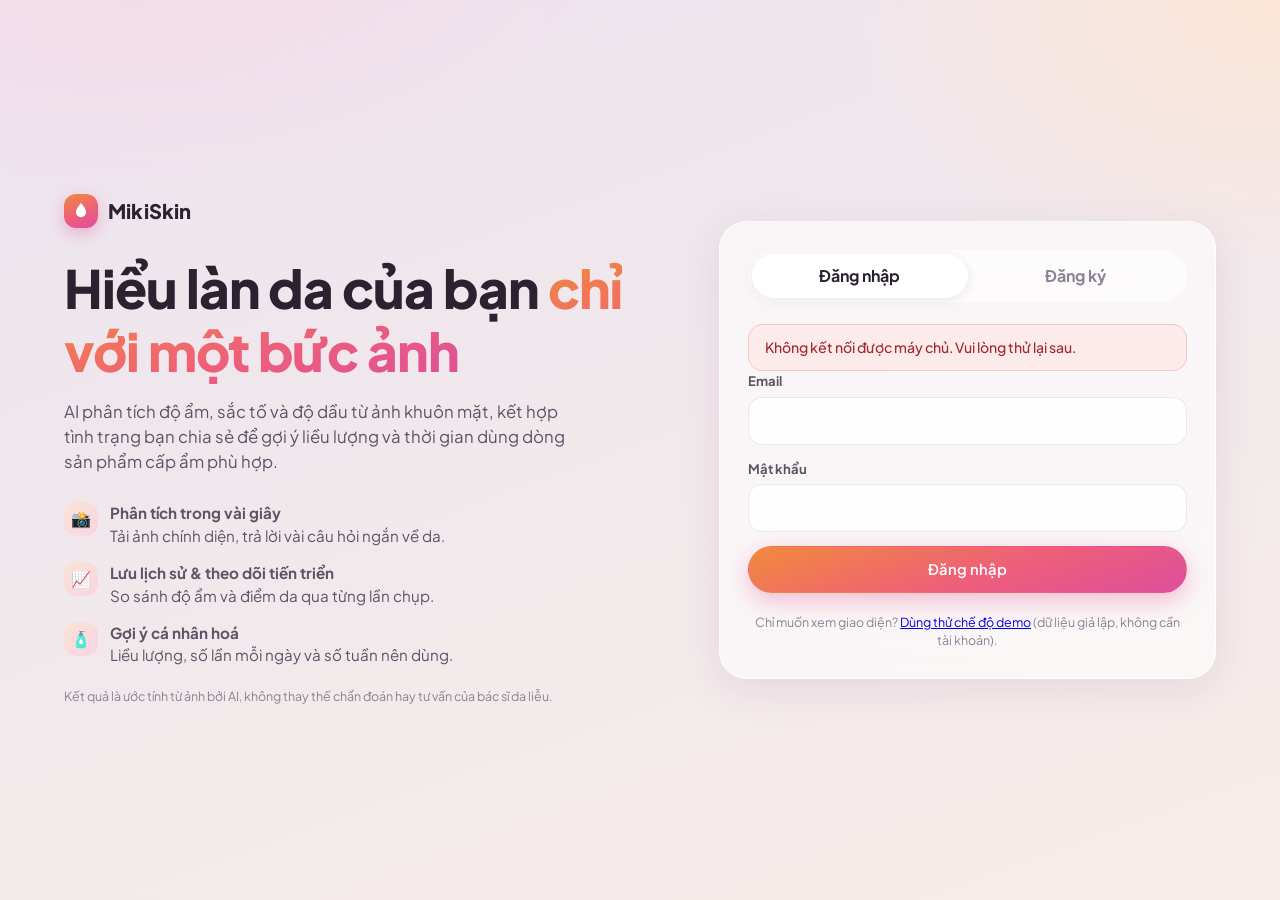
<file: index.html>
<!DOCTYPE html>
<html lang="vi">
<head>
  <meta charset="utf-8">
  <meta name="viewport" content="width=device-width, initial-scale=1, viewport-fit=cover">
  <title>MikiSkin — Phân tích da bằng AI</title>
  <meta name="description" content="Tải ảnh khuôn mặt, nhận phân tích độ ẩm, sắc tố và gợi ý liều lượng sản phẩm cấp ẩm phù hợp với làn da của bạn.">

  <!-- PWA: cài lên màn hình chính, mở như app riêng (standalone) -->
  <link rel="manifest" href="manifest.json">
  <meta name="theme-color" content="#e8722f">
  <meta name="mobile-web-app-capable" content="yes">
  <!-- iOS/Safari: các thẻ dưới đây không nằm trong chuẩn manifest, iOS chỉ đọc riêng qua meta -->
  <meta name="apple-mobile-web-app-capable" content="yes">
  <meta name="apple-mobile-web-app-status-bar-style" content="black-translucent">
  <meta name="apple-mobile-web-app-title" content="MikiSkin">
  <link rel="apple-touch-icon" href="assets/icons/apple-touch-icon.png">

  <link rel="preconnect" href="https://fonts.googleapis.com">
  <link rel="preconnect" href="https://fonts.gstatic.com" crossorigin>
  <link href="https://fonts.googleapis.com/css2?family=Plus+Jakarta+Sans:wght@400;500;600;700;800&display=swap" rel="stylesheet">
  <link rel="stylesheet" href="assets/css/style.css">
  <link rel="icon" href="data:image/svg+xml,%3Csvg xmlns='http://www.w3.org/2000/svg' viewBox='0 0 100 100'%3E%3Ctext y='.9em' font-size='90'%3E💧%3C/text%3E%3C/svg%3E">
</head>
<body>
  <main class="landing">
    <section class="hero">
      <div class="brand">
        <span class="brand-mark" aria-hidden="true">
          <svg viewBox="0 0 24 24" fill="currentColor"><path d="M12 2.5c3.6 4.3 6 7.6 6 10.9A6 6 0 0 1 6 13.4C6 10.1 8.4 6.8 12 2.5Z"/></svg>
        </span>
        <span data-brand>MikiSkin</span>
      </div>
      <h1>Hiểu làn da của bạn <em>chỉ với một bức ảnh</em></h1>
      <p class="lead">AI phân tích độ ẩm, sắc tố và độ dầu từ ảnh khuôn mặt, kết hợp tình trạng bạn chia sẻ để gợi ý liều lượng và thời gian dùng dòng sản phẩm cấp ẩm phù hợp.</p>
      <ul class="feature-list">
        <li><span class="ico" aria-hidden="true">📸</span><span><b>Phân tích trong vài giây</b><br>Tải ảnh chính diện, trả lời vài câu hỏi ngắn về da.</span></li>
        <li><span class="ico" aria-hidden="true">📈</span><span><b>Lưu lịch sử &amp; theo dõi tiến triển</b><br>So sánh độ ẩm và điểm da qua từng lần chụp.</span></li>
        <li><span class="ico" aria-hidden="true">🧴</span><span><b>Gợi ý cá nhân hoá</b><br>Liều lượng, số lần mỗi ngày và số tuần nên dùng.</span></li>
      </ul>
      <p class="disclaimer">Kết quả là ước tính từ ảnh bởi AI, không thay thế chẩn đoán hay tư vấn của bác sĩ da liễu.</p>
      <button type="button" class="btn btn-sm" data-pwa-install hidden style="margin-top:14px">Cài đặt ứng dụng</button>
    </section>

    <section class="card auth-card" aria-labelledby="auth-title">
      <h2 id="auth-title" class="sr-only">Đăng nhập hoặc đăng ký</h2>
      <div class="auth-tabs" role="tablist">
        <button type="button" role="tab" id="tab-login" aria-selected="true" aria-controls="form-login">Đăng nhập</button>
        <button type="button" role="tab" id="tab-register" aria-selected="false" aria-controls="form-register">Đăng ký</button>
      </div>

      <div id="auth-error" class="alert alert-error" role="alert" hidden></div>

      <form id="form-login" autocomplete="on" novalidate>
        <div class="field">
          <label for="login-email">Email</label>
          <input class="input" id="login-email" name="email" type="email" autocomplete="email" required>
        </div>
        <div class="field">
          <label for="login-password">Mật khẩu</label>
          <input class="input" id="login-password" name="password" type="password" autocomplete="current-password" required>
        </div>
        <button class="btn btn-primary btn-block" type="submit">Đăng nhập</button>
      </form>

      <form id="form-register" autocomplete="on" novalidate hidden>
        <div class="field">
          <label for="reg-name">Họ tên</label>
          <input class="input" id="reg-name" name="name" type="text" autocomplete="name" maxlength="100" required>
        </div>
        <div class="field">
          <label for="reg-email">Email</label>
          <input class="input" id="reg-email" name="email" type="email" autocomplete="email" required>
        </div>
        <div class="field">
          <label for="reg-password">Mật khẩu</label>
          <input class="input" id="reg-password" name="password" type="password" autocomplete="new-password" minlength="8" required>
          <span class="hint">Tối thiểu 8 ký tự.</span>
        </div>
        <label class="consent">
          <input type="checkbox" id="reg-consent" name="consent">
          <span>Tôi đồng ý cho phép lưu ảnh khuôn mặt và dữ liệu về da của tôi, và gửi ảnh tới nhà cung cấp AI (Anthropic) để phân tích. Tôi có thể xoá dữ liệu bất cứ lúc nào trong mục Lịch sử.</span>
        </label>
        <button class="btn btn-primary btn-block" type="submit">Tạo tài khoản</button>
      </form>

      <p class="disclaimer" style="text-align:center">
        Chỉ muốn xem giao diện? <a href="app.html?demo=1">Dùng thử chế độ demo</a> (dữ liệu giả lập, không cần tài khoản).
      </p>
    </section>
  </main>

  <script src="assets/js/config.js"></script>
  <script src="assets/js/api.js"></script>
  <script src="assets/js/auth.js"></script>
  <script src="assets/js/pwa.js"></script>
</body>
</html>
</file>
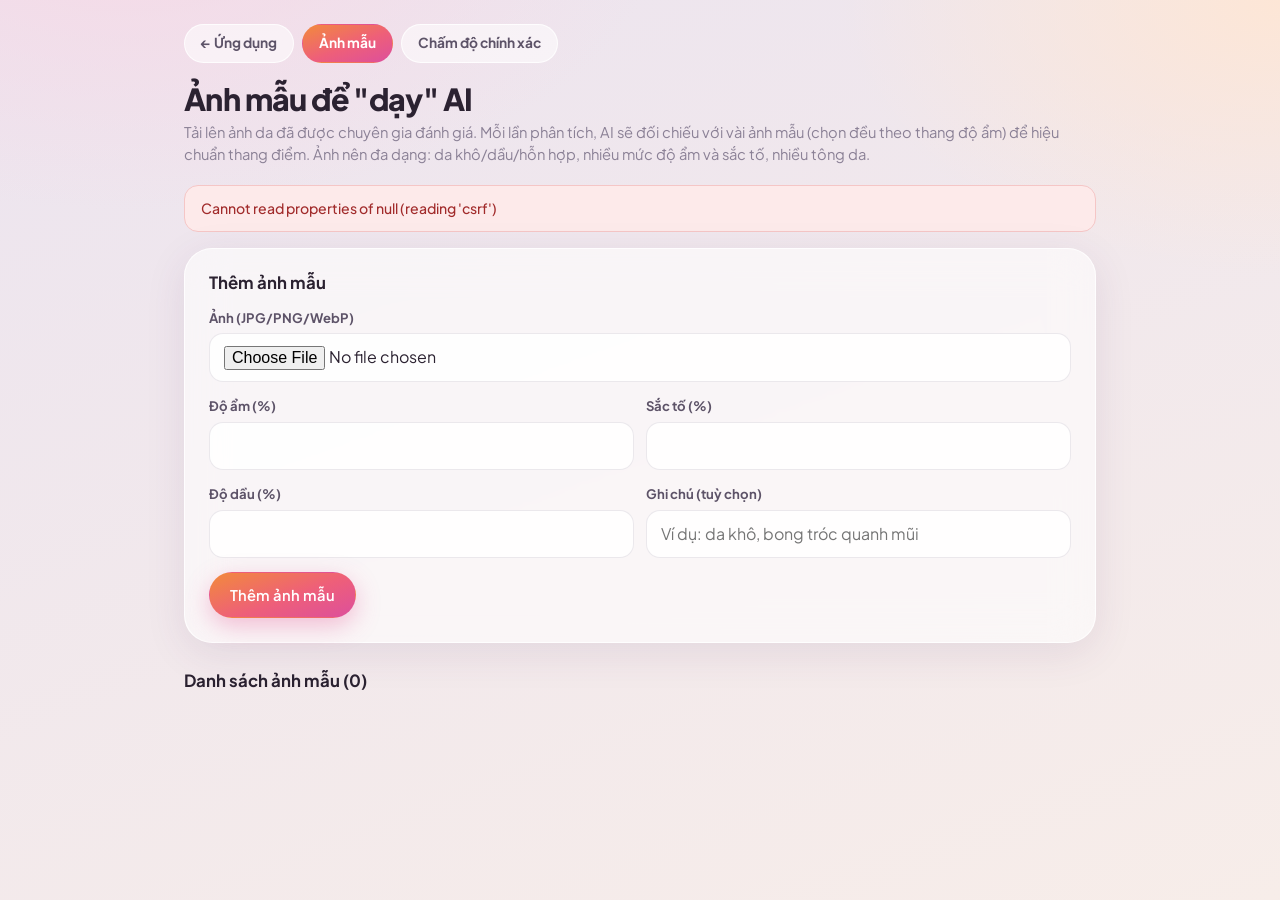
<file: admin/index.html>
<!DOCTYPE html>
<html lang="vi">
<head>
  <meta charset="utf-8">
  <meta name="viewport" content="width=device-width, initial-scale=1">
  <title>Quản trị ảnh mẫu — MikiSkin</title>
  <meta name="robots" content="noindex, nofollow">
  <link href="https://fonts.googleapis.com/css2?family=Plus+Jakarta+Sans:wght@400;500;600;700;800&display=swap" rel="stylesheet">
  <link rel="stylesheet" href="../assets/css/style.css">
</head>
<body>
  <div class="admin-wrap">
    <nav class="admin-nav" aria-label="Quản trị">
      <a href="../app.html">← Ứng dụng</a>
      <a href="index.html" aria-current="page">Ảnh mẫu</a>
      <a href="benchmark.html">Chấm độ chính xác</a>
    </nav>
    <h1 class="page-title">Ảnh mẫu để "dạy" AI</h1>
    <p class="page-sub">Tải lên ảnh da đã được chuyên gia đánh giá. Mỗi lần phân tích, AI sẽ đối chiếu với vài ảnh mẫu (chọn đều theo thang độ ẩm) để hiệu chuẩn thang điểm. Ảnh nên đa dạng: da khô/dầu/hỗn hợp, nhiều mức độ ẩm và sắc tố, nhiều tông da.</p>

    <div id="admin-error" class="alert alert-error" role="alert" hidden style="margin-bottom:16px"></div>

    <section class="card" id="add-card">
      <h2 class="card-title" style="margin-bottom:14px">Thêm ảnh mẫu</h2>
      <form id="add-form" novalidate>
        <div class="field">
          <label for="ref-image">Ảnh (JPG/PNG/WebP)</label>
          <input class="input" id="ref-image" name="image" type="file" accept="image/jpeg,image/png,image/webp" required>
        </div>
        <div class="row">
          <div class="field"><label for="ref-h">Độ ẩm (%)</label><input class="input" id="ref-h" name="hydration_pct" type="number" min="0" max="100" required></div>
          <div class="field"><label for="ref-p">Sắc tố (%)</label><input class="input" id="ref-p" name="pigmentation_pct" type="number" min="0" max="100" required></div>
        </div>
        <div class="row">
          <div class="field"><label for="ref-o">Độ dầu (%)</label><input class="input" id="ref-o" name="oil_pct" type="number" min="0" max="100" required></div>
          <div class="field"><label for="ref-n">Ghi chú (tuỳ chọn)</label><input class="input" id="ref-n" name="notes" type="text" maxlength="500" placeholder="Ví dụ: da khô, bong tróc quanh mũi"></div>
        </div>
        <button class="btn btn-primary" type="submit" id="add-btn">Thêm ảnh mẫu</button>
      </form>
    </section>

    <h2 class="card-title" style="margin-top:28px">Danh sách ảnh mẫu (<span id="ref-count">0</span>)</h2>
    <div class="ref-grid" id="ref-grid"></div>
    <div class="empty" id="ref-empty" hidden>Chưa có ảnh mẫu. AI vẫn hoạt động nhưng độ nhất quán sẽ thấp hơn.</div>
  </div>

  <div class="toasts" id="toasts"></div>
  <script>window.SKIN_CONFIG = { brand: "MikiSkin", apiBase: "../api", demo: false };</script>
  <script src="../assets/js/util.js"></script>
  <script src="../assets/js/image-tools.js"></script>
  <script src="../assets/js/api.js"></script>
  <script src="admin.js"></script>
</body>
</html>
</file>
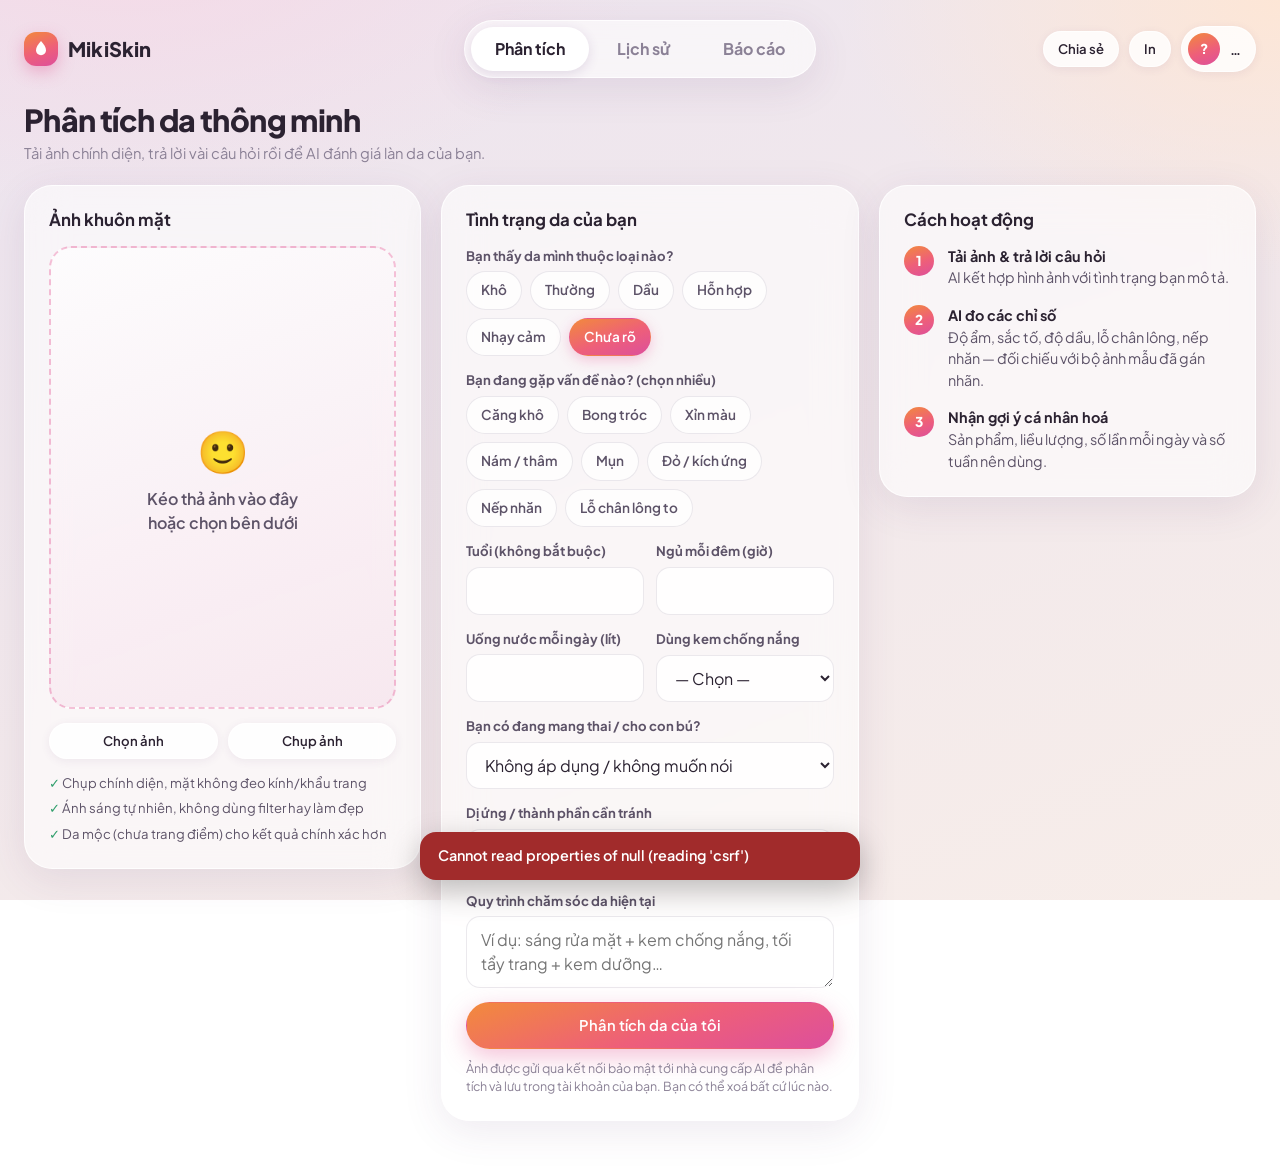
<file: app.html>
<!DOCTYPE html>
<html lang="vi">
<head>
  <meta charset="utf-8">
  <meta name="viewport" content="width=device-width, initial-scale=1, viewport-fit=cover">
  <title>MikiSkin — Phân tích da</title>
  <meta name="robots" content="noindex">

  <!-- PWA: cài lên màn hình chính, mở như app riêng (standalone) -->
  <link rel="manifest" href="manifest.json">
  <meta name="theme-color" content="#e8722f">
  <meta name="mobile-web-app-capable" content="yes">
  <meta name="apple-mobile-web-app-capable" content="yes">
  <meta name="apple-mobile-web-app-status-bar-style" content="black-translucent">
  <meta name="apple-mobile-web-app-title" content="MikiSkin">
  <link rel="apple-touch-icon" href="assets/icons/apple-touch-icon.png">

  <link rel="preconnect" href="https://fonts.googleapis.com">
  <link rel="preconnect" href="https://fonts.gstatic.com" crossorigin>
  <link href="https://fonts.googleapis.com/css2?family=Plus+Jakarta+Sans:wght@400;500;600;700;800&display=swap" rel="stylesheet">
  <link rel="stylesheet" href="assets/css/style.css">
  <link rel="icon" href="data:image/svg+xml,%3Csvg xmlns='http://www.w3.org/2000/svg' viewBox='0 0 100 100'%3E%3Ctext y='.9em' font-size='90'%3E💧%3C/text%3E%3C/svg%3E">
</head>
<body>
  <div id="demo-banner" class="demo-banner" hidden>Chế độ demo: dữ liệu và kết quả là giả lập, chưa dùng AI thật.</div>

  <div class="shell">
    <header class="topbar">
      <div class="brand">
        <span class="brand-mark" aria-hidden="true">
          <svg viewBox="0 0 24 24" fill="currentColor"><path d="M12 2.5c3.6 4.3 6 7.6 6 10.9A6 6 0 0 1 6 13.4C6 10.1 8.4 6.8 12 2.5Z"/></svg>
        </span>
        <span data-brand>MikiSkin</span>
      </div>

      <nav class="tabs" role="tablist" aria-label="Điều hướng chính">
        <button class="tab" role="tab" id="tab-analyze" data-view="analyze" aria-selected="true">Phân tích</button>
        <button class="tab" role="tab" id="tab-history" data-view="history" aria-selected="false">Lịch sử</button>
        <button class="tab" role="tab" id="tab-report" data-view="report" aria-selected="false">Báo cáo</button>
      </nav>

      <div class="top-actions">
        <button class="btn btn-sm" type="button" data-pwa-install hidden>Cài đặt ứng dụng</button>
        <button class="btn btn-sm" id="btn-share" type="button">Chia sẻ</button>
        <button class="btn btn-sm" id="btn-print" type="button">In</button>
        <div class="user-menu">
          <button class="btn user-btn" id="user-btn" type="button" aria-haspopup="true" aria-expanded="false">
            <span class="avatar" id="user-avatar">?</span>
            <span id="user-name">…</span>
          </button>
          <div class="menu" id="user-menu" hidden>
            <a class="btn btn-ghost btn-block" id="link-admin" href="admin/" hidden style="justify-content:flex-start">Quản trị ảnh mẫu</a>
            <button type="button" id="btn-logout">Đăng xuất</button>
            <button type="button" class="danger" id="btn-delete-account">Xoá tài khoản &amp; dữ liệu</button>
          </div>
        </div>
      </div>
    </header>

    <!-- ===================== PHÂN TÍCH ===================== -->
    <main id="view-analyze" role="tabpanel" aria-labelledby="tab-analyze">
      <h1 class="page-title">Phân tích da thông minh</h1>
      <p class="page-sub">Tải ảnh chính diện, trả lời vài câu hỏi rồi để AI đánh giá làn da của bạn.</p>

      <div class="grid-3">
        <!-- Cột 1: ảnh -->
        <section class="card" aria-labelledby="photo-title">
          <div class="card-head">
            <h2 class="card-title" id="photo-title">Ảnh khuôn mặt</h2>
            <span class="badge" id="remaining-badge" hidden></span>
          </div>
          <div class="photo-stage" id="photo-stage">
            <div class="photo-empty" id="photo-empty">
              <div class="big" aria-hidden="true">🙂</div>
              <p>Kéo thả ảnh vào đây<br>hoặc chọn bên dưới</p>
            </div>
            <img id="photo-preview" alt="Ảnh khuôn mặt bạn đã chọn" hidden>
            <div class="scan-overlay" id="scan-overlay" hidden><span class="scan-msg" id="scan-msg">Đang phân tích…</span></div>
          </div>
          <div class="photo-actions">
            <label class="btn btn-sm" for="file-input">Chọn ảnh</label>
            <label class="btn btn-sm" for="file-camera">Chụp ảnh</label>
            <button class="btn btn-sm btn-ghost" id="btn-clear-photo" type="button" hidden>Bỏ ảnh</button>
          </div>
          <input id="file-input" class="sr-only" type="file" accept="image/jpeg,image/png,image/webp">
          <input id="file-camera" class="sr-only" type="file" accept="image/*" capture="user">
          <ul class="tips">
            <li>Chụp chính diện, mặt không đeo kính/khẩu trang</li>
            <li>Ánh sáng tự nhiên, không dùng filter hay làm đẹp</li>
            <li>Da mộc (chưa trang điểm) cho kết quả chính xác hơn</li>
          </ul>
        </section>

        <!-- Cột 2: bảng hỏi HOẶC kết quả -->
        <div class="stack" id="col-middle">
          <section class="card" id="form-card" aria-labelledby="q-title">
            <div class="card-head"><h2 class="card-title" id="q-title">Tình trạng da của bạn</h2></div>
            <form id="q-form" novalidate>
              <div class="field">
                <span class="label" id="lbl-skin">Bạn thấy da mình thuộc loại nào?</span>
                <div class="seg-group" role="radiogroup" aria-labelledby="lbl-skin">
                  <label class="seg"><input type="radio" name="skin_type_self" value="dry"><span>Khô</span></label>
                  <label class="seg"><input type="radio" name="skin_type_self" value="normal"><span>Thường</span></label>
                  <label class="seg"><input type="radio" name="skin_type_self" value="oily"><span>Dầu</span></label>
                  <label class="seg"><input type="radio" name="skin_type_self" value="combination"><span>Hỗn hợp</span></label>
                  <label class="seg"><input type="radio" name="skin_type_self" value="sensitive"><span>Nhạy cảm</span></label>
                  <label class="seg"><input type="radio" name="skin_type_self" value="unknown" checked><span>Chưa rõ</span></label>
                </div>
              </div>

              <div class="field">
                <span class="label" id="lbl-concerns">Bạn đang gặp vấn đề nào? (chọn nhiều)</span>
                <div class="seg-group" aria-labelledby="lbl-concerns">
                  <label class="chip-check"><input type="checkbox" name="concerns" value="tight"><span>Căng khô</span></label>
                  <label class="chip-check"><input type="checkbox" name="concerns" value="flaking"><span>Bong tróc</span></label>
                  <label class="chip-check"><input type="checkbox" name="concerns" value="dull"><span>Xỉn màu</span></label>
                  <label class="chip-check"><input type="checkbox" name="concerns" value="pigment"><span>Nám / thâm</span></label>
                  <label class="chip-check"><input type="checkbox" name="concerns" value="acne"><span>Mụn</span></label>
                  <label class="chip-check"><input type="checkbox" name="concerns" value="redness"><span>Đỏ / kích ứng</span></label>
                  <label class="chip-check"><input type="checkbox" name="concerns" value="aging"><span>Nếp nhăn</span></label>
                  <label class="chip-check"><input type="checkbox" name="concerns" value="large_pores"><span>Lỗ chân lông to</span></label>
                </div>
              </div>

              <div class="row">
                <div class="field">
                  <label for="q-age">Tuổi (không bắt buộc)</label>
                  <input class="input" id="q-age" name="age" type="number" min="5" max="110" inputmode="numeric">
                </div>
                <div class="field">
                  <label for="q-sleep">Ngủ mỗi đêm (giờ)</label>
                  <input class="input" id="q-sleep" name="sleep_hours" type="number" min="0" max="24" step="0.5" inputmode="decimal">
                </div>
              </div>
              <div class="row">
                <div class="field">
                  <label for="q-water">Uống nước mỗi ngày (lít)</label>
                  <input class="input" id="q-water" name="water_liters" type="number" min="0" max="10" step="0.1" inputmode="decimal">
                </div>
                <div class="field">
                  <label for="q-sun">Dùng kem chống nắng</label>
                  <select class="select" id="q-sun" name="sunscreen">
                    <option value="unknown">— Chọn —</option>
                    <option value="daily">Hằng ngày</option>
                    <option value="sometimes">Thỉnh thoảng</option>
                    <option value="never">Hầu như không</option>
                  </select>
                </div>
              </div>

              <div class="field">
                <label for="q-preg">Bạn có đang mang thai / cho con bú?</label>
                <select class="select" id="q-preg" name="pregnant">
                  <option value="na">Không áp dụng / không muốn nói</option>
                  <option value="no">Không</option>
                  <option value="yes">Có</option>
                </select>
              </div>

              <div class="field">
                <label for="q-allergy">Dị ứng / thành phần cần tránh</label>
                <input class="input" id="q-allergy" name="allergies" type="text" maxlength="300" placeholder="Ví dụ: hương liệu, retinol…">
              </div>
              <div class="field">
                <label for="q-routine">Quy trình chăm sóc da hiện tại</label>
                <textarea class="textarea" id="q-routine" name="current_routine" maxlength="600" placeholder="Ví dụ: sáng rửa mặt + kem chống nắng, tối tẩy trang + kem dưỡng…"></textarea>
              </div>

              <div id="analyze-error" class="alert alert-error" role="alert" hidden style="margin-bottom:14px"></div>
              <button class="btn btn-primary btn-block" id="btn-analyze" type="submit">Phân tích da của tôi</button>
              <p class="hint" style="margin-top:10px">Ảnh được gửi qua kết nối bảo mật tới nhà cung cấp AI để phân tích và lưu trong tài khoản của bạn. Bạn có thể xoá bất cứ lúc nào.</p>
            </form>
          </section>

          <section class="card result-card" id="result-card" aria-live="polite" hidden></section>
        </div>

        <!-- Cột 3: hướng dẫn HOẶC radar + sản phẩm -->
        <div class="stack" id="col-right">
          <section class="card" id="howto-card">
            <div class="card-head"><h2 class="card-title">Cách hoạt động</h2></div>
            <ol class="steps">
              <li><span><b>Tải ảnh &amp; trả lời câu hỏi</b>AI kết hợp hình ảnh với tình trạng bạn mô tả.</span></li>
              <li><span><b>AI đo các chỉ số</b>Độ ẩm, sắc tố, độ dầu, lỗ chân lông, nếp nhăn — đối chiếu với bộ ảnh mẫu đã gán nhãn.</span></li>
              <li><span><b>Nhận gợi ý cá nhân hoá</b>Sản phẩm, liều lượng, số lần mỗi ngày và số tuần nên dùng.</span></li>
            </ol>
          </section>

          <div id="side-results" class="stack" hidden>
            <section class="card">
              <div class="card-head"><h2 class="card-title">Da của bạn</h2></div>
              <div class="radar-wrap" id="radar"></div>
              <ul class="rating-list" id="rating-list"></ul>
            </section>
            <section class="card">
              <div class="card-head"><h2 class="card-title">Gợi ý sản phẩm &amp; lộ trình</h2></div>
              <div id="recs"></div>
            </section>
          </div>
        </div>
      </div>
    </main>

    <!-- ===================== LỊCH SỬ ===================== -->
    <main id="view-history" role="tabpanel" aria-labelledby="tab-history" hidden>
      <div class="card-head" style="align-items:flex-end">
        <div>
          <h1 class="page-title">Lịch sử phân tích</h1>
          <p class="page-sub" style="margin-bottom:0">Theo dõi độ ẩm và điểm da của bạn theo thời gian.</p>
        </div>
        <button class="btn btn-sm btn-danger" id="btn-delete-all" type="button" hidden>Xoá toàn bộ lịch sử</button>
      </div>
      <section class="card trend-card" style="margin-top:20px">
        <div class="legend"><span><i style="background:#dd4f9c"></i>Điểm tổng</span><span><i style="background:#e8722f"></i>Độ ẩm (%)</span></div>
        <div id="trend"></div>
      </section>
      <div class="history-list" id="history-list"></div>
      <div class="empty" id="history-empty" hidden>Bạn chưa có lần phân tích nào.</div>
    </main>

    <!-- ===================== BÁO CÁO ===================== -->
    <main id="view-report" role="tabpanel" aria-labelledby="tab-report" hidden>
      <div id="report-host"></div>
    </main>
  </div>

  <script src="assets/js/config.js"></script>
  <script src="assets/js/util.js"></script>
  <script src="assets/js/charts.js"></script>
  <script src="assets/js/image-tools.js"></script>
  <script src="assets/js/api.js"></script>
  <script src="assets/js/app.js"></script>
  <script src="assets/js/pwa.js"></script>
</body>
</html>
</file>
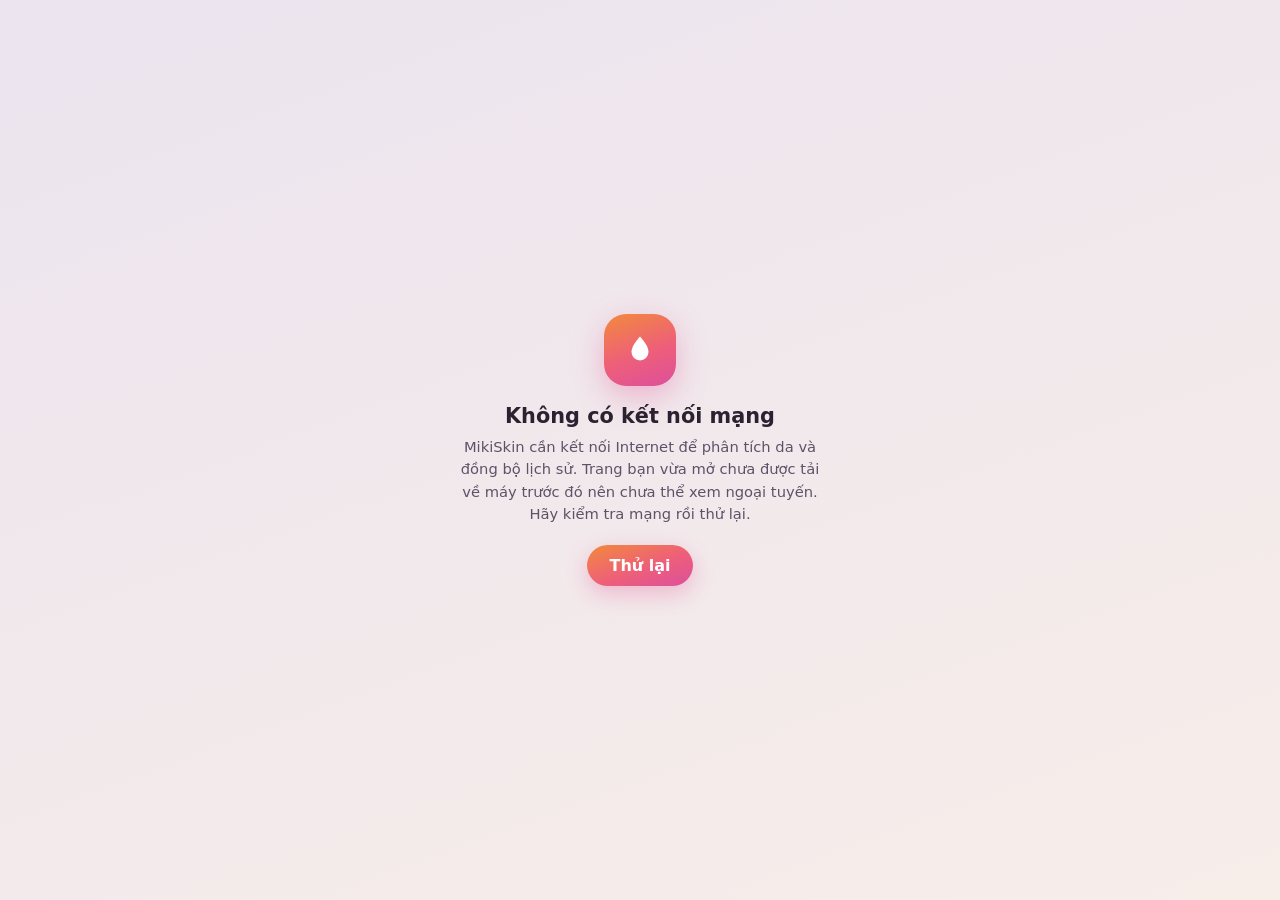
<file: offline.html>
<!DOCTYPE html>
<html lang="vi">
<head>
<meta charset="utf-8">
<meta name="viewport" content="width=device-width, initial-scale=1, viewport-fit=cover">
<title>Không có mạng — MikiSkin</title>
<meta name="robots" content="noindex">
<!-- Trang này được Service Worker cài sẵn từ lần đầu (precache) và hiển thị khi không có mạng
     và trang đang mở cũng chưa từng được tải về máy. CSS viết inline để luôn hiển thị được,
     không phụ thuộc file nào khác. -->
<style>
  :root { color-scheme: light dark; }
  * { box-sizing: border-box; }
  body {
    margin: 0; min-height: 100vh; display: grid; place-items: center; padding: 24px;
    font-family: system-ui, -apple-system, "Segoe UI", Roboto, sans-serif;
    background: linear-gradient(160deg, #ece4ef, #f7ede9);
    color: #2b2231; text-align: center;
  }
  .box { max-width: 380px; }
  .drop {
    width: 72px; height: 72px; margin: 0 auto 18px; border-radius: 22px;
    background: linear-gradient(160deg, #f28a3c, #ee5f79 55%, #dd4f9c);
    display: grid; place-items: center; box-shadow: 0 10px 30px rgba(226,80,143,.35);
  }
  .drop svg { width: 34px; height: 34px; fill: #fff; }
  h1 { font-size: 1.3rem; margin: 0 0 8px; }
  p { color: #5d5368; font-size: 0.92rem; line-height: 1.5; margin: 0 0 20px; }
  button {
    font: inherit; font-weight: 700; padding: 11px 22px; border-radius: 999px; border: 0;
    background: linear-gradient(160deg, #f28a3c, #ee5f79 55%, #dd4f9c); color: #fff; cursor: pointer;
    box-shadow: 0 8px 22px rgba(226,80,143,.32);
  }
  @media (prefers-color-scheme: dark) {
    body { background: linear-gradient(160deg, #241f29, #2a211f); color: #f1ecf3; }
    p { color: #c9c0d1; }
  }
</style>
</head>
<body>
  <div class="box">
    <div class="drop" aria-hidden="true">
      <svg viewBox="0 0 24 24"><path d="M12 2.5c3.6 4.3 6 7.6 6 10.9A6 6 0 0 1 6 13.4C6 10.1 8.4 6.8 12 2.5Z"/></svg>
    </div>
    <h1>Không có kết nối mạng</h1>
    <p>MikiSkin cần kết nối Internet để phân tích da và đồng bộ lịch sử. Trang bạn vừa mở chưa được tải về máy trước đó nên chưa thể xem ngoại tuyến. Hãy kiểm tra mạng rồi thử lại.</p>
    <button type="button" onclick="location.reload()">Thử lại</button>
  </div>
</body>
</html>
</file>
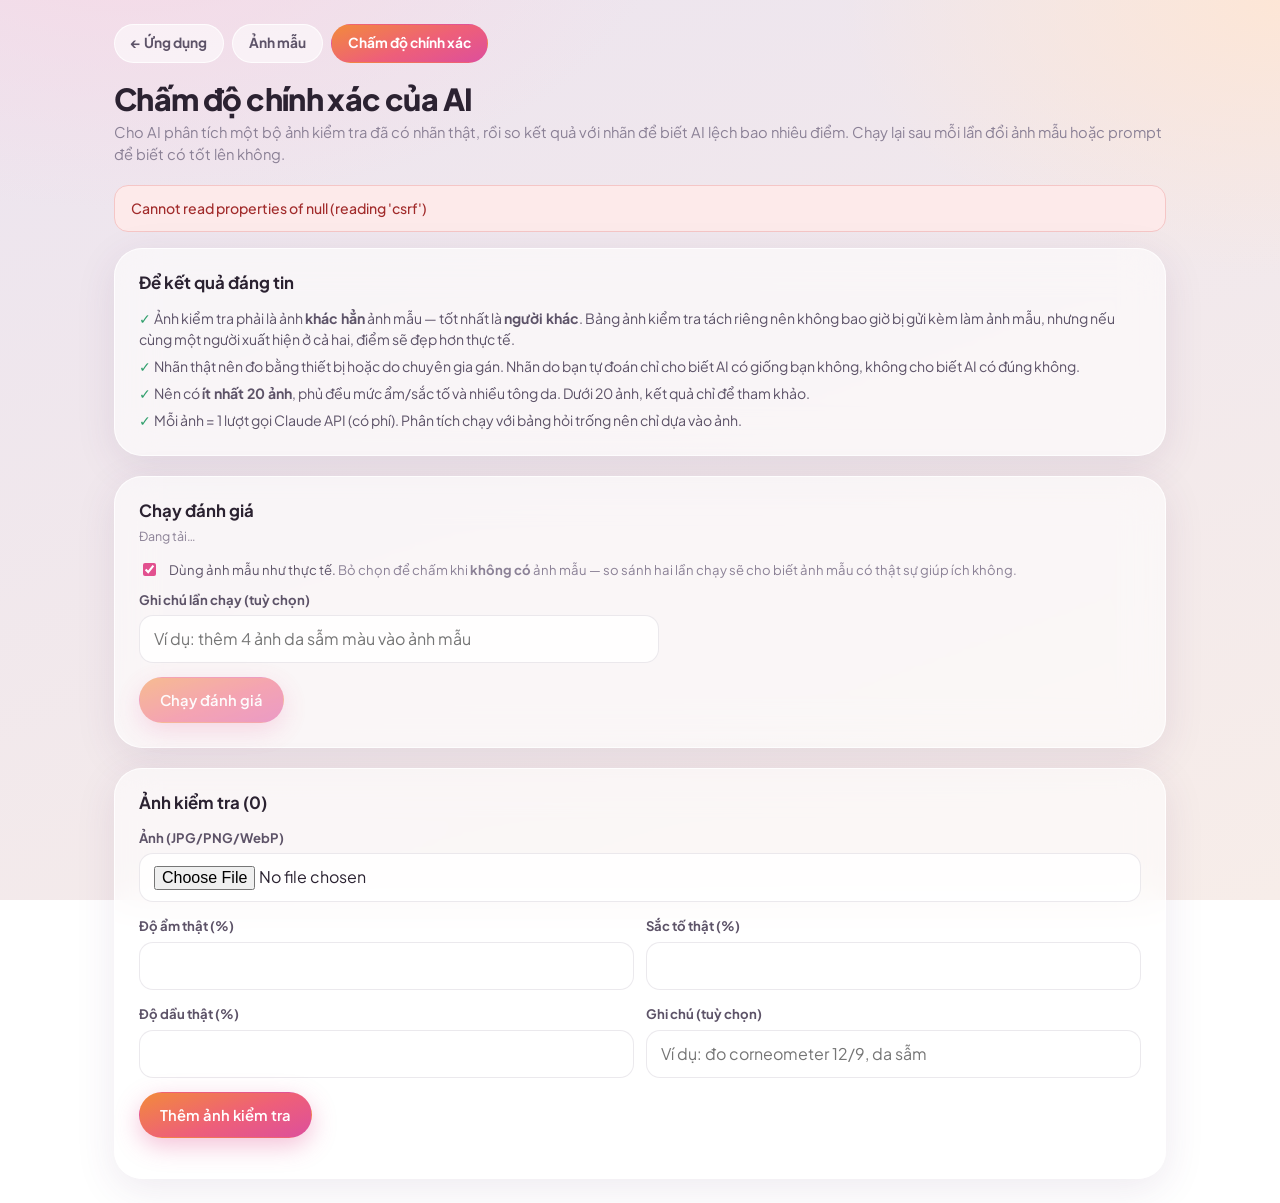
<file: admin/benchmark.html>
<!DOCTYPE html>
<html lang="vi">
<head>
  <meta charset="utf-8">
  <meta name="viewport" content="width=device-width, initial-scale=1">
  <title>Chấm độ chính xác AI — MikiSkin</title>
  <meta name="robots" content="noindex, nofollow">
  <link href="https://fonts.googleapis.com/css2?family=Plus+Jakarta+Sans:wght@400;500;600;700;800&display=swap" rel="stylesheet">
  <link rel="stylesheet" href="../assets/css/style.css">
</head>
<body>
  <div class="admin-wrap" style="max-width:1100px">
    <nav class="admin-nav" aria-label="Quản trị">
      <a href="../app.html">← Ứng dụng</a>
      <a href="index.html">Ảnh mẫu</a>
      <a href="benchmark.html" aria-current="page">Chấm độ chính xác</a>
    </nav>

    <h1 class="page-title">Chấm độ chính xác của AI</h1>
    <p class="page-sub">Cho AI phân tích một bộ ảnh kiểm tra đã có nhãn thật, rồi so kết quả với nhãn để biết AI lệch bao nhiêu điểm. Chạy lại sau mỗi lần đổi ảnh mẫu hoặc prompt để biết có tốt lên không.</p>

    <div id="bench-error" class="alert alert-error" role="alert" hidden style="margin-bottom:16px"></div>

    <section class="card" id="intro-card" style="margin-bottom:20px">
      <h2 class="card-title" style="margin-bottom:10px">Để kết quả đáng tin</h2>
      <ul class="tips" style="font-size:.88rem">
        <li>Ảnh kiểm tra phải là ảnh <b>khác hẳn</b> ảnh mẫu — tốt nhất là <b>người khác</b>. Bảng ảnh kiểm tra tách riêng nên không bao giờ bị gửi kèm làm ảnh mẫu, nhưng nếu cùng một người xuất hiện ở cả hai, điểm sẽ đẹp hơn thực tế.</li>
        <li>Nhãn thật nên đo bằng thiết bị hoặc do chuyên gia gán. Nhãn do bạn tự đoán chỉ cho biết AI có giống bạn không, không cho biết AI có đúng không.</li>
        <li>Nên có <b>ít nhất 20 ảnh</b>, phủ đều mức ẩm/sắc tố và nhiều tông da. Dưới 20 ảnh, kết quả chỉ để tham khảo.</li>
        <li>Mỗi ảnh = 1 lượt gọi Claude API (có phí). Phân tích chạy với bảng hỏi trống nên chỉ dựa vào ảnh.</li>
      </ul>
    </section>

    <section class="card" id="run-card" style="margin-bottom:20px">
      <h2 class="card-title" style="margin-bottom:6px">Chạy đánh giá</h2>
      <p class="hint" id="run-summary" style="margin-bottom:14px">Đang tải…</p>
      <label class="consent" style="margin-bottom:10px">
        <input type="checkbox" id="use-refs" checked>
        <span>Dùng ảnh mẫu như thực tế. <span class="muted">Bỏ chọn để chấm khi <b>không có</b> ảnh mẫu — so sánh hai lần chạy sẽ cho biết ảnh mẫu có thật sự giúp ích không.</span></span>
      </label>
      <div class="field" style="max-width:520px">
        <label for="run-note">Ghi chú lần chạy (tuỳ chọn)</label>
        <input class="input" id="run-note" type="text" maxlength="200" placeholder="Ví dụ: thêm 4 ảnh da sẫm màu vào ảnh mẫu">
      </div>
      <div style="display:flex;gap:10px;flex-wrap:wrap;align-items:center">
        <button class="btn btn-primary" id="run-btn" type="button" disabled>Chạy đánh giá</button>
        <button class="btn" id="cancel-btn" type="button" hidden>Dừng</button>
        <span id="run-status" class="hint" role="status" aria-live="polite"></span>
      </div>
      <div class="progress" id="progress" hidden><i id="progress-bar"></i></div>
    </section>

    <section id="result-card" hidden style="margin-bottom:20px">
      <div class="card">
        <div class="card-head" style="align-items:flex-start;flex-wrap:wrap">
          <div>
            <h2 class="card-title" id="result-title">Kết quả</h2>
            <p class="hint" id="result-sub"></p>
          </div>
          <div class="verdict" id="result-verdict"></div>
        </div>
        <div id="warn-box"></div>
        <div class="tiles-3" id="stat-tiles"></div>
        <div class="scatter-row" id="scatter-row"></div>
        <p class="hint" style="margin:8px 0 16px">Mỗi chấm là một ảnh. Nằm trên đường chéo xanh = AI chấm đúng nhãn; nằm trong dải xanh nhạt = lệch không quá 10 điểm (chấm cam); chấm đỏ = lệch hơn 10 điểm.</p>
        <div class="table-scroll">
          <table class="data-table" id="result-table"></table>
        </div>
        <details class="howto-read" style="margin-top:16px">
          <summary>Cách đọc các chỉ số</summary>
          <ul>
            <li><b>Sai số trung bình (MAE):</b> trung bình AI lệch bao nhiêu điểm so với nhãn thật. ≤ 8 là tốt, ≤ 12 chấp nhận được, &gt; 12 cần cải thiện (ngưỡng gợi ý, hãy điều chỉnh theo độ tin cậy của nhãn bạn dùng).</li>
            <li><b>Lệch hệ thống:</b> nếu AI luôn chấm cao (hoặc thấp) hơn thực tế, thường sửa được bằng cách thêm ảnh mẫu ở vùng điểm bị lệch.</li>
            <li><b>Trong ±10:</b> tỷ lệ ảnh mà AI lệch không quá 10 điểm.</li>
            <li><b>Tương quan r (−1…1):</b> AI có xếp ảnh theo đúng thứ tự không, kể cả khi số điểm lệch. r cao mà MAE cao nghĩa là AI hiểu đúng xu hướng nhưng thang điểm bị lệch.</li>
            <li><b>Bị từ chối:</b> ảnh mà AI cho là không có mặt hoặc chất lượng kém; không tính vào sai số nhưng nếu nhiều thì hãy kiểm tra lại ảnh kiểm tra.</li>
          </ul>
        </details>
      </div>
    </section>

    <section class="card" id="runs-card" style="margin-bottom:20px" hidden>
      <h2 class="card-title" style="margin-bottom:12px">Lịch sử các lần chạy</h2>
      <div class="table-scroll"><table class="data-table" id="runs-table"></table></div>
    </section>

    <section class="card" id="images-card">
      <h2 class="card-title" style="margin-bottom:14px">Ảnh kiểm tra (<span id="img-count">0</span>)</h2>
      <form id="add-form" novalidate>
        <div class="field">
          <label for="b-image">Ảnh (JPG/PNG/WebP)</label>
          <input class="input" id="b-image" name="image" type="file" accept="image/jpeg,image/png,image/webp" required>
        </div>
        <div class="row">
          <div class="field"><label for="b-h">Độ ẩm thật (%)</label><input class="input" id="b-h" name="hydration_pct" type="number" min="0" max="100" required></div>
          <div class="field"><label for="b-p">Sắc tố thật (%)</label><input class="input" id="b-p" name="pigmentation_pct" type="number" min="0" max="100" required></div>
        </div>
        <div class="row">
          <div class="field"><label for="b-o">Độ dầu thật (%)</label><input class="input" id="b-o" name="oil_pct" type="number" min="0" max="100" required></div>
          <div class="field"><label for="b-n">Ghi chú (tuỳ chọn)</label><input class="input" id="b-n" name="notes" type="text" maxlength="500" placeholder="Ví dụ: đo corneometer 12/9, da sẫm"></div>
        </div>
        <button class="btn btn-primary" type="submit" id="add-btn">Thêm ảnh kiểm tra</button>
      </form>
      <div class="ref-grid" id="img-grid"></div>
      <div class="empty" id="img-empty" hidden>Chưa có ảnh kiểm tra.</div>
    </section>
  </div>

  <script>window.SKIN_CONFIG = { brand: "MikiSkin", apiBase: "../api", demo: false };</script>
  <script src="../assets/js/util.js"></script>
  <script src="../assets/js/charts.js"></script>
  <script src="../assets/js/image-tools.js"></script>
  <script src="../assets/js/bench-metrics.js"></script>
  <script src="../assets/js/api.js"></script>
  <script src="benchmark.js"></script>
</body>
</html>
</file>
<file: assets/css/style.css>
/* =========================================================
   MikiSkin — giao diện kính mờ, gradient hồng–cam
   ========================================================= */

:root {
  --font: "Plus Jakarta Sans", system-ui, -apple-system, "Segoe UI", Roboto, sans-serif;

  --ink: #2b2231;
  --ink-2: #5d5368;
  --muted: #8b8196;
  --line: rgba(60, 40, 80, 0.10);

  --bg-a: #ece4ef;
  --bg-b: #f7ede9;
  --glass: rgba(255, 255, 255, 0.58);
  --glass-strong: rgba(255, 255, 255, 0.82);
  --glass-border: rgba(255, 255, 255, 0.8);

  --accent: #e8722f;
  --accent-2: #e2508f;
  --grad: linear-gradient(160deg, #f28a3c 0%, #ee5f79 55%, #dd4f9c 100%);
  --grad-soft: linear-gradient(135deg, #fbe3d3, #f9d5e5);

  --good: #2f9e6b;
  --warn: #d98a12;
  --bad: #d64545;

  --radius: 28px;
  --radius-sm: 16px;
  --shadow: 0 10px 40px rgba(88, 52, 110, 0.10);
}

* { box-sizing: border-box; }
[hidden] { display: none !important; }

html { -webkit-text-size-adjust: 100%; }
body {
  margin: 0;
  font-family: var(--font);
  color: var(--ink);
  line-height: 1.5;
  min-height: 100vh;
  background:
    radial-gradient(900px 500px at 10% -10%, #f6d9e6 0%, transparent 60%),
    radial-gradient(800px 500px at 100% 0%, #fde6d6 0%, transparent 55%),
    linear-gradient(160deg, var(--bg-a), var(--bg-b));
  background-attachment: fixed;
}

h1, h2, h3, h4 { margin: 0; line-height: 1.2; }
p { margin: 0; }
button { font: inherit; color: inherit; }
img { max-width: 100%; display: block; }

.muted { color: var(--muted); }
.sr-only { position: absolute; width: 1px; height: 1px; overflow: hidden; clip: rect(0 0 0 0); white-space: nowrap; }

/* ---------- Thành phần chung ---------- */
.card {
  background: var(--glass);
  -webkit-backdrop-filter: blur(20px);
  backdrop-filter: blur(20px);
  border: 1px solid var(--glass-border);
  border-radius: var(--radius);
  box-shadow: var(--shadow);
  padding: 24px;
}
.card-title { font-size: 1.05rem; font-weight: 700; }
.card-head { display: flex; align-items: center; justify-content: space-between; gap: 12px; margin-bottom: 16px; }

.btn {
  display: inline-flex; align-items: center; justify-content: center; gap: 8px;
  border: 1px solid var(--glass-border);
  background: var(--glass-strong);
  color: var(--ink);
  padding: 11px 20px;
  border-radius: 999px;
  font-weight: 600; font-size: 0.92rem;
  cursor: pointer;
  transition: transform .15s ease, box-shadow .15s ease, background .15s ease;
  box-shadow: 0 2px 10px rgba(88, 52, 110, 0.08);
  text-decoration: none;
}
.btn:hover { transform: translateY(-1px); box-shadow: 0 6px 18px rgba(88, 52, 110, 0.14); }
.btn:active { transform: translateY(0); }
.btn:focus-visible, .tab:focus-visible, .chip-check input:focus-visible + span, .seg input:focus-visible + span {
  outline: 3px solid rgba(226, 80, 143, 0.45); outline-offset: 2px;
}
.btn[disabled] { opacity: .55; cursor: not-allowed; transform: none; }
.btn-primary { background: var(--grad); color: #fff; border-color: transparent; box-shadow: 0 8px 24px rgba(226, 80, 143, 0.35); }
.btn-primary:hover { box-shadow: 0 12px 30px rgba(226, 80, 143, 0.45); }
.btn-ghost { background: transparent; box-shadow: none; }
.btn-danger { color: var(--bad); }
.btn-sm { padding: 7px 14px; font-size: 0.82rem; }
.btn-block { width: 100%; }
.btn svg { width: 18px; height: 18px; flex: none; }

.badge {
  display: inline-flex; align-items: center; gap: 6px;
  padding: 4px 10px; border-radius: 999px;
  font-size: 0.75rem; font-weight: 700;
  background: rgba(255,255,255,.7); color: var(--ink-2);
}

/* ---------- Form ---------- */
.field { display: grid; gap: 6px; margin-bottom: 14px; }
.field > label, .field > .label { font-size: 0.82rem; font-weight: 700; color: var(--ink-2); }
.input, .select, .textarea {
  width: 100%;
  font: inherit;
  color: var(--ink);
  background: rgba(255,255,255,.85);
  border: 1px solid var(--line);
  border-radius: 14px;
  padding: 11px 14px;
  transition: border-color .15s, box-shadow .15s;
}
.textarea { resize: vertical; min-height: 64px; }
.input:focus, .select:focus, .textarea:focus {
  outline: none; border-color: var(--accent-2); box-shadow: 0 0 0 4px rgba(226, 80, 143, 0.14);
}
.row { display: grid; grid-template-columns: 1fr 1fr; gap: 12px; }
.hint { font-size: 0.78rem; color: var(--muted); }

.seg-group { display: flex; flex-wrap: wrap; gap: 8px; }
.seg input, .chip-check input { position: absolute; opacity: 0; pointer-events: none; }
.seg span, .chip-check span {
  display: inline-block; padding: 8px 14px; border-radius: 999px;
  background: rgba(255,255,255,.75); border: 1px solid var(--line);
  font-size: 0.85rem; font-weight: 600; color: var(--ink-2); cursor: pointer;
  transition: all .15s ease; user-select: none;
}
.seg, .chip-check { position: relative; }
.seg input:checked + span, .chip-check input:checked + span {
  background: var(--grad); color: #fff; border-color: transparent;
  box-shadow: 0 4px 14px rgba(226, 80, 143, 0.3);
}

.alert { padding: 12px 16px; border-radius: 14px; font-size: 0.88rem; font-weight: 500; }
.alert-error { background: #fdeaea; color: #a12b2b; border: 1px solid #f5c6c6; }
.alert-warn { background: #fff4de; color: #8a5a06; border: 1px solid #f4d9a3; }
.alert-ok { background: #e6f6ee; color: #1f6e49; border: 1px solid #b9e3cf; }

/* ---------- Trang chào / đăng nhập ---------- */
.landing { min-height: 100vh; display: grid; grid-template-columns: 1.1fr 0.9fr; align-items: center; gap: 48px; max-width: 1200px; margin: 0 auto; padding: 32px 24px; }
.brand { display: flex; align-items: center; gap: 10px; font-weight: 800; font-size: 1.25rem; letter-spacing: .01em; }
.brand-mark {
  width: 34px; height: 34px; border-radius: 12px; background: var(--grad);
  display: grid; place-items: center; color: #fff; box-shadow: 0 6px 16px rgba(226,80,143,.35);
}
.brand-mark svg { width: 20px; height: 20px; }
.hero h1 { font-size: clamp(2rem, 4.5vw, 3.3rem); font-weight: 800; letter-spacing: -0.02em; margin: 28px 0 16px; }
.hero h1 em { font-style: normal; background: var(--grad); -webkit-background-clip: text; background-clip: text; color: transparent; }
.hero p.lead { font-size: 1.05rem; color: var(--ink-2); max-width: 520px; }
.feature-list { list-style: none; padding: 0; margin: 28px 0 0; display: grid; gap: 14px; }
.feature-list li { display: flex; gap: 12px; align-items: flex-start; color: var(--ink-2); font-size: 0.95rem; }
.feature-list .ico { flex: none; width: 34px; height: 34px; border-radius: 12px; background: var(--grad-soft); display: grid; place-items: center; font-size: 1rem; }
.auth-card { padding: 28px; }
.auth-tabs { display: grid; grid-template-columns: 1fr 1fr; background: rgba(255,255,255,.6); border-radius: 999px; padding: 4px; margin-bottom: 22px; }
.auth-tabs button { border: 0; background: transparent; padding: 10px; border-radius: 999px; font-weight: 700; color: var(--muted); cursor: pointer; }
.auth-tabs button[aria-selected="true"] { background: #fff; color: var(--ink); box-shadow: 0 2px 10px rgba(88,52,110,.12); }
.consent { display: flex; gap: 10px; align-items: flex-start; font-size: 0.82rem; color: var(--ink-2); margin: 4px 0 16px; }
.consent input { margin-top: 3px; accent-color: var(--accent-2); }
.disclaimer { margin-top: 20px; font-size: 0.78rem; color: var(--muted); }

/* ---------- Khung ứng dụng ---------- */
.shell { max-width: 1440px; margin: 0 auto; padding: 20px 24px 48px; }
.topbar { display: grid; grid-template-columns: 1fr auto 1fr; align-items: center; gap: 16px; margin-bottom: 24px; }
.tabs { display: inline-flex; gap: 4px; padding: 6px; background: var(--glass); border: 1px solid var(--glass-border); border-radius: 999px; -webkit-backdrop-filter: blur(16px); backdrop-filter: blur(16px); box-shadow: var(--shadow); }
.tab { border: 0; background: transparent; padding: 10px 24px; border-radius: 999px; font-weight: 700; color: var(--muted); cursor: pointer; transition: all .15s; white-space: nowrap; }
.tab:hover { color: var(--ink); }
.tab[aria-selected="true"] { background: #fff; color: var(--ink); box-shadow: 0 3px 12px rgba(88,52,110,.14); }
.top-actions { display: flex; align-items: center; justify-content: flex-end; gap: 10px; flex-wrap: wrap; }
.user-menu { position: relative; }
.user-btn { display: flex; align-items: center; gap: 10px; padding: 6px 14px 6px 6px; }
.avatar { width: 32px; height: 32px; border-radius: 50%; background: var(--grad); color: #fff; font-weight: 800; display: grid; place-items: center; font-size: 0.85rem; }
.menu { position: absolute; right: 0; top: calc(100% + 8px); min-width: 220px; z-index: 30; padding: 8px; background: var(--glass-strong); border: 1px solid var(--glass-border); border-radius: 18px; box-shadow: var(--shadow); -webkit-backdrop-filter: blur(20px); backdrop-filter: blur(20px); }
.menu button { display: block; width: 100%; text-align: left; border: 0; background: transparent; padding: 10px 14px; border-radius: 12px; cursor: pointer; font-weight: 600; }
.menu button:hover { background: rgba(226, 80, 143, .08); }
.menu .danger { color: var(--bad); }

.page-title { font-size: 1.9rem; font-weight: 800; letter-spacing: -0.02em; margin-bottom: 4px; }
.page-sub { color: var(--muted); font-size: 0.92rem; margin-bottom: 20px; }

.grid-3 { display: grid; grid-template-columns: minmax(320px, 1fr) minmax(320px, 1.05fr) minmax(300px, 0.95fr); gap: 20px; align-items: start; }
.stack { display: grid; gap: 20px; }

/* ---------- Thẻ ảnh ---------- */
.photo-stage {
  position: relative; aspect-ratio: 3 / 4; border-radius: 22px; overflow: hidden;
  background: linear-gradient(160deg, rgba(255,255,255,.7), rgba(245,225,235,.7));
  border: 2px dashed rgba(226, 80, 143, .35);
  display: grid; place-items: center; text-align: center; padding: 20px;
  transition: border-color .15s, background .15s;
}
.photo-stage.drag { border-color: var(--accent-2); background: rgba(255,255,255,.95); }
.photo-stage.filled { border-style: solid; border-color: rgba(255,255,255,.9); padding: 0; }
.photo-stage img { width: 100%; height: 100%; object-fit: cover; }
.photo-empty .big { font-size: 2.6rem; }
.photo-empty p { margin-top: 6px; color: var(--ink-2); font-weight: 600; }
.photo-actions { display: flex; gap: 10px; margin-top: 14px; flex-wrap: wrap; }
.photo-actions .btn { flex: 1 1 auto; }
.tips { margin: 14px 0 0; padding: 0; list-style: none; display: grid; gap: 6px; font-size: 0.82rem; color: var(--ink-2); }
.tips li::before { content: "✓ "; color: var(--good); font-weight: 800; }

.scan-overlay { position: absolute; inset: 0; background: rgba(43, 34, 49, .35); display: grid; place-items: center; color: #fff; text-align: center; padding: 20px; }
.scan-overlay::after {
  content: ""; position: absolute; left: 0; right: 0; height: 3px; top: 0;
  background: linear-gradient(90deg, transparent, #fff, transparent);
  box-shadow: 0 0 18px 4px rgba(255,255,255,.8);
  animation: scan 1.8s ease-in-out infinite;
}
@keyframes scan { 0% { top: 4%; } 50% { top: 96%; } 100% { top: 4%; } }
.scan-msg { font-weight: 700; text-shadow: 0 1px 8px rgba(0,0,0,.4); position: relative; z-index: 1; }

/* ---------- Thẻ kết quả ---------- */
.result-card {
  background: var(--grad); color: #fff; border: 0; padding: 26px;
  box-shadow: 0 20px 50px rgba(226, 80, 143, .32);
  position: relative; overflow: hidden;
}
.result-card::before { content: ""; position: absolute; width: 320px; height: 320px; right: -120px; top: -140px; border-radius: 50%; background: rgba(255,255,255,.12); }
.result-card h2 { font-size: 1.6rem; font-weight: 800; position: relative; }
.result-card .summary { opacity: .92; font-size: 0.9rem; margin-top: 6px; position: relative; }
.gauge-wrap { max-width: 260px; margin: 8px auto 0; position: relative; }
.gauge-wrap svg { width: 100%; height: auto; overflow: visible; }
.metric-tiles { display: grid; grid-template-columns: repeat(3, 1fr); gap: 10px; margin-top: 4px; position: relative; }
.metric { background: rgba(255,255,255,.16); border: 1px solid rgba(255,255,255,.25); border-radius: 18px; padding: 12px 14px; }
.metric .k { font-size: 0.72rem; opacity: .85; font-weight: 600; }
.metric .v { font-size: 1.55rem; font-weight: 800; letter-spacing: -0.02em; }
.metric .v small { font-size: 0.8rem; font-weight: 700; opacity: .85; }
.metric .bar { height: 5px; border-radius: 3px; background: rgba(255,255,255,.28); margin-top: 6px; overflow: hidden; }
.metric .bar i { display: block; height: 100%; background: #fff; border-radius: 3px; }
.result-section { margin-top: 20px; position: relative; }
.result-section h3 { font-size: 0.95rem; font-weight: 800; margin-bottom: 8px; }
.result-section ul { margin: 0; padding-left: 18px; font-size: 0.86rem; opacity: .95; display: grid; gap: 4px; }
.conf { display: flex; align-items: center; gap: 8px; flex-wrap: wrap; margin-top: 12px; position: relative; }
.conf .badge { background: rgba(255,255,255,.22); color: #fff; }
.result-actions { display: grid; gap: 10px; margin-top: 22px; position: relative; }
.btn-onGrad { background: rgba(255,255,255,.22); border: 1px solid rgba(255,255,255,.35); color: #fff; justify-content: space-between; padding: 14px 20px; box-shadow: none; }
.btn-onGrad:hover { background: rgba(255,255,255,.32); }
.derm-alert { margin-top: 16px; background: rgba(255,255,255,.95); color: #8a2b2b; border-radius: 16px; padding: 12px 16px; font-weight: 600; font-size: 0.86rem; position: relative; }

/* ---------- Radar & danh sách chỉ số ---------- */
.radar-wrap svg { width: 100%; height: auto; }
.rating-list { list-style: none; margin: 8px 0 0; padding: 0; display: grid; gap: 8px; }
.rating-list li { display: flex; justify-content: space-between; font-size: 0.86rem; padding-bottom: 8px; border-bottom: 1px solid var(--line); }
.rating-list li:last-child { border-bottom: 0; }
.rating-list .lvl { font-weight: 800; }
.lvl-excellent { color: var(--accent); }
.lvl-good { color: var(--good); }
.lvl-mid { color: var(--warn); }
.lvl-low { color: var(--bad); }

/* ---------- Gợi ý sản phẩm ---------- */
.rec { padding: 16px; border-radius: 20px; background: rgba(255,255,255,.75); border: 1px solid var(--glass-border); display: grid; gap: 8px; }
.rec + .rec { margin-top: 12px; }
.rec-top { display: flex; justify-content: space-between; align-items: flex-start; gap: 12px; }
.rec-name { font-weight: 800; }
.rec-cat { font-size: 0.75rem; color: var(--muted); font-weight: 600; }
.rec-price { color: var(--accent); font-weight: 800; white-space: nowrap; }
.rec-pills { display: flex; flex-wrap: wrap; gap: 6px; }
.rec-pills .badge { background: var(--grad-soft); color: #7a3350; }
.rec-dose { font-size: 0.86rem; }
.rec-how, .rec-notes { font-size: 0.8rem; color: var(--ink-2); }
.empty { text-align: center; padding: 28px 12px; color: var(--muted); font-size: 0.9rem; }

/* ---------- Hướng dẫn / bước ---------- */
.steps { list-style: none; margin: 0; padding: 0; display: grid; gap: 16px; counter-reset: s; }
.steps li { display: flex; gap: 14px; font-size: 0.9rem; color: var(--ink-2); counter-increment: s; }
.steps li::before { content: counter(s); flex: none; width: 30px; height: 30px; border-radius: 50%; background: var(--grad); color: #fff; font-weight: 800; display: grid; place-items: center; font-size: 0.85rem; }
.steps b { display: block; color: var(--ink); }

/* ---------- Lịch sử ---------- */
.trend-card svg { width: 100%; height: auto; }
.legend { display: flex; gap: 16px; font-size: 0.8rem; color: var(--ink-2); margin-bottom: 6px; }
.legend i { display: inline-block; width: 10px; height: 10px; border-radius: 50%; margin-right: 6px; }
.history-list { display: grid; grid-template-columns: repeat(auto-fill, minmax(280px, 1fr)); gap: 16px; margin-top: 20px; }
.h-item { padding: 14px; display: grid; grid-template-columns: 84px 1fr; gap: 14px; cursor: pointer; transition: transform .15s; border-radius: 24px; }
.h-item:hover { transform: translateY(-2px); }
.h-thumb { width: 84px; height: 104px; border-radius: 16px; object-fit: cover; background: var(--grad-soft); }
.h-date { font-weight: 800; font-size: 0.9rem; }
.h-stats { display: grid; grid-template-columns: 1fr 1fr; gap: 4px 10px; font-size: 0.78rem; color: var(--ink-2); margin: 6px 0 8px; }
.h-stats b { color: var(--ink); }
.h-actions { display: flex; gap: 6px; }

/* ---------- Báo cáo ---------- */
.report { max-width: 900px; margin: 0 auto; padding: 32px; background: var(--glass-strong); }
.report-head { display: flex; justify-content: space-between; align-items: flex-start; gap: 16px; padding-bottom: 18px; border-bottom: 1px solid var(--line); margin-bottom: 22px; }
.report-grid { display: grid; grid-template-columns: 220px 1fr; gap: 24px; }
.report-photo { border-radius: 20px; aspect-ratio: 3/4; object-fit: cover; width: 100%; }
.report table { width: 100%; border-collapse: collapse; font-size: 0.9rem; }
.report th, .report td { text-align: left; padding: 8px 0; border-bottom: 1px solid var(--line); }
.report th { color: var(--muted); font-weight: 600; width: 55%; }
.report h3 { margin: 22px 0 10px; font-size: 1rem; }
.report ul { margin: 0; padding-left: 20px; display: grid; gap: 4px; font-size: 0.9rem; }
.report .foot { margin-top: 24px; font-size: 0.76rem; color: var(--muted); }

/* ---------- Toast ---------- */
.toasts { position: fixed; bottom: 20px; left: 50%; transform: translateX(-50%); z-index: 100; display: grid; gap: 10px; width: min(92vw, 440px); }
.toast { padding: 13px 18px; border-radius: 16px; font-weight: 600; font-size: 0.9rem; background: var(--ink); color: #fff; box-shadow: 0 10px 30px rgba(0,0,0,.25); animation: pop .25s ease; }
.toast.error { background: #a12b2b; }
.toast.ok { background: #1f6e49; }
@keyframes pop { from { opacity: 0; transform: translateY(8px); } to { opacity: 1; transform: none; } }

.spinner { width: 18px; height: 18px; border-radius: 50%; border: 3px solid rgba(255,255,255,.4); border-top-color: #fff; animation: spin .8s linear infinite; }
@keyframes spin { to { transform: rotate(360deg); } }

.demo-banner { background: #fff4de; color: #8a5a06; text-align: center; font-size: 0.82rem; font-weight: 600; padding: 8px 12px; }

/* ---------- Admin ---------- */
.admin-wrap { max-width: 960px; margin: 0 auto; padding: 24px; }
.ref-grid { display: grid; grid-template-columns: repeat(auto-fill, minmax(190px, 1fr)); gap: 14px; margin-top: 16px; }
.ref-item { padding: 10px; border-radius: 20px; font-size: 0.8rem; }
.ref-item img { border-radius: 14px; aspect-ratio: 3/4; object-fit: cover; width: 100%; margin-bottom: 8px; }

/* ---------- Chấm độ chính xác ---------- */
.admin-nav { display: flex; gap: 8px; flex-wrap: wrap; margin-bottom: 18px; }
.admin-nav a { padding: 8px 16px; border-radius: 999px; font-weight: 700; font-size: 0.86rem; text-decoration: none; color: var(--ink-2); background: rgba(255,255,255,.55); border: 1px solid var(--glass-border); }
.admin-nav a:hover { background: #fff; }
.admin-nav a[aria-current="page"] { background: var(--grad); color: #fff; border-color: transparent; }
.progress { height: 8px; border-radius: 4px; background: rgba(90,60,110,.12); margin-top: 14px; overflow: hidden; }
.progress i { display: block; height: 100%; width: 0; background: var(--grad); transition: width .25s ease; }
.tiles-3 { display: grid; grid-template-columns: repeat(3, 1fr); gap: 14px; margin: 14px 0 6px; }
.stat-card { padding: 16px; border-radius: 20px; background: rgba(255,255,255,.75); border: 1px solid var(--glass-border); }
.stat-card .k { font-size: 0.78rem; font-weight: 700; color: var(--muted); }
.stat-card .big { font-size: 2rem; font-weight: 800; letter-spacing: -0.02em; line-height: 1.1; margin: 4px 0; }
.stat-card .big small { font-size: 0.85rem; font-weight: 700; color: var(--muted); }
.stat-card dl { margin: 8px 0 0; display: grid; grid-template-columns: 1fr auto; gap: 3px 10px; font-size: 0.8rem; color: var(--ink-2); }
.stat-card dt { color: var(--muted); }
.stat-card dd { margin: 0; font-weight: 700; text-align: right; }
.stat-card .bias { font-size: 0.76rem; color: var(--ink-2); margin-top: 8px; }
.scatter-row { display: grid; grid-template-columns: repeat(3, 1fr); gap: 14px; margin-top: 12px; }
.scatter-row figure { margin: 0; text-align: center; font-size: 0.8rem; font-weight: 700; color: var(--ink-2); }
.scatter-row svg { width: 100%; max-width: 280px; height: auto; margin: 0 auto; }
.verdict { font-weight: 800; font-size: 1rem; padding: 8px 16px; border-radius: 999px; background: rgba(255,255,255,.8); }
.table-scroll { overflow-x: auto; }
.data-table { width: 100%; border-collapse: collapse; font-size: 0.84rem; }
.data-table th, .data-table td { padding: 8px 10px; border-bottom: 1px solid var(--line); text-align: left; white-space: nowrap; }
.data-table th { color: var(--muted); font-weight: 700; font-size: 0.76rem; }
.data-table td.num, .data-table th.num { text-align: right; font-variant-numeric: tabular-nums; }
.data-table tr.sel { background: rgba(226, 80, 143, .07); }
.data-table img.mini { width: 40px; height: 50px; object-fit: cover; border-radius: 8px; display: block; }
.err-ok { color: var(--good); font-weight: 700; }
.err-mid { color: var(--warn); font-weight: 700; }
.err-bad { color: var(--bad); font-weight: 700; }
.howto-read summary { cursor: pointer; font-weight: 700; font-size: 0.88rem; }
.howto-read ul { margin: 10px 0 0; padding-left: 20px; display: grid; gap: 6px; font-size: 0.84rem; color: var(--ink-2); }

/* ---------- Responsive ---------- */
@media (max-width: 1180px) {
  .grid-3 { grid-template-columns: 1fr 1fr; }
  .grid-3 > :nth-child(3) { grid-column: 1 / -1; }
  .landing { grid-template-columns: 1fr; gap: 28px; }
}
@media (max-width: 760px) {
  .shell { padding: 14px 14px 40px; }
  .topbar { grid-template-columns: 1fr; justify-items: stretch; }
  .topbar .brand { justify-content: space-between; }
  .tabs { justify-self: center; }
  .tab { padding: 9px 14px; font-size: 0.9rem; }
  .top-actions { justify-content: center; }
  .grid-3 { grid-template-columns: 1fr; }
  .card { padding: 18px; border-radius: 24px; }
  .row { grid-template-columns: 1fr; }
  .report { padding: 18px; }
  .report-grid { grid-template-columns: 1fr; }
  .report-photo { max-width: 240px; }
  .page-title { font-size: 1.5rem; }
  .tiles-3, .scatter-row { grid-template-columns: 1fr; }
}

/* ---------- Chạy standalone (đã cài như app) trên iOS/Android: né tai thỏ/thanh cử chỉ ---------- */
@media (display-mode: standalone) {
  .shell { padding-top: max(20px, env(safe-area-inset-top)); padding-bottom: max(48px, env(safe-area-inset-bottom)); }
  .landing { padding-top: max(32px, env(safe-area-inset-top)); padding-bottom: max(32px, env(safe-area-inset-bottom)); }
}

@media (prefers-reduced-motion: reduce) {
  *, *::before, *::after { animation-duration: .01ms !important; transition-duration: .01ms !important; }
}

/* ---------- In báo cáo ---------- */
@media print {
  body { background: #fff; }
  .topbar, .toasts, .demo-banner, .no-print { display: none !important; }
  .shell { padding: 0; max-width: none; }
  .card, .report { box-shadow: none; border: 0; background: #fff; -webkit-backdrop-filter: none; backdrop-filter: none; }
  #view-analyze, #view-history { display: none !important; }
  #view-report { display: block !important; }
}
</file>
